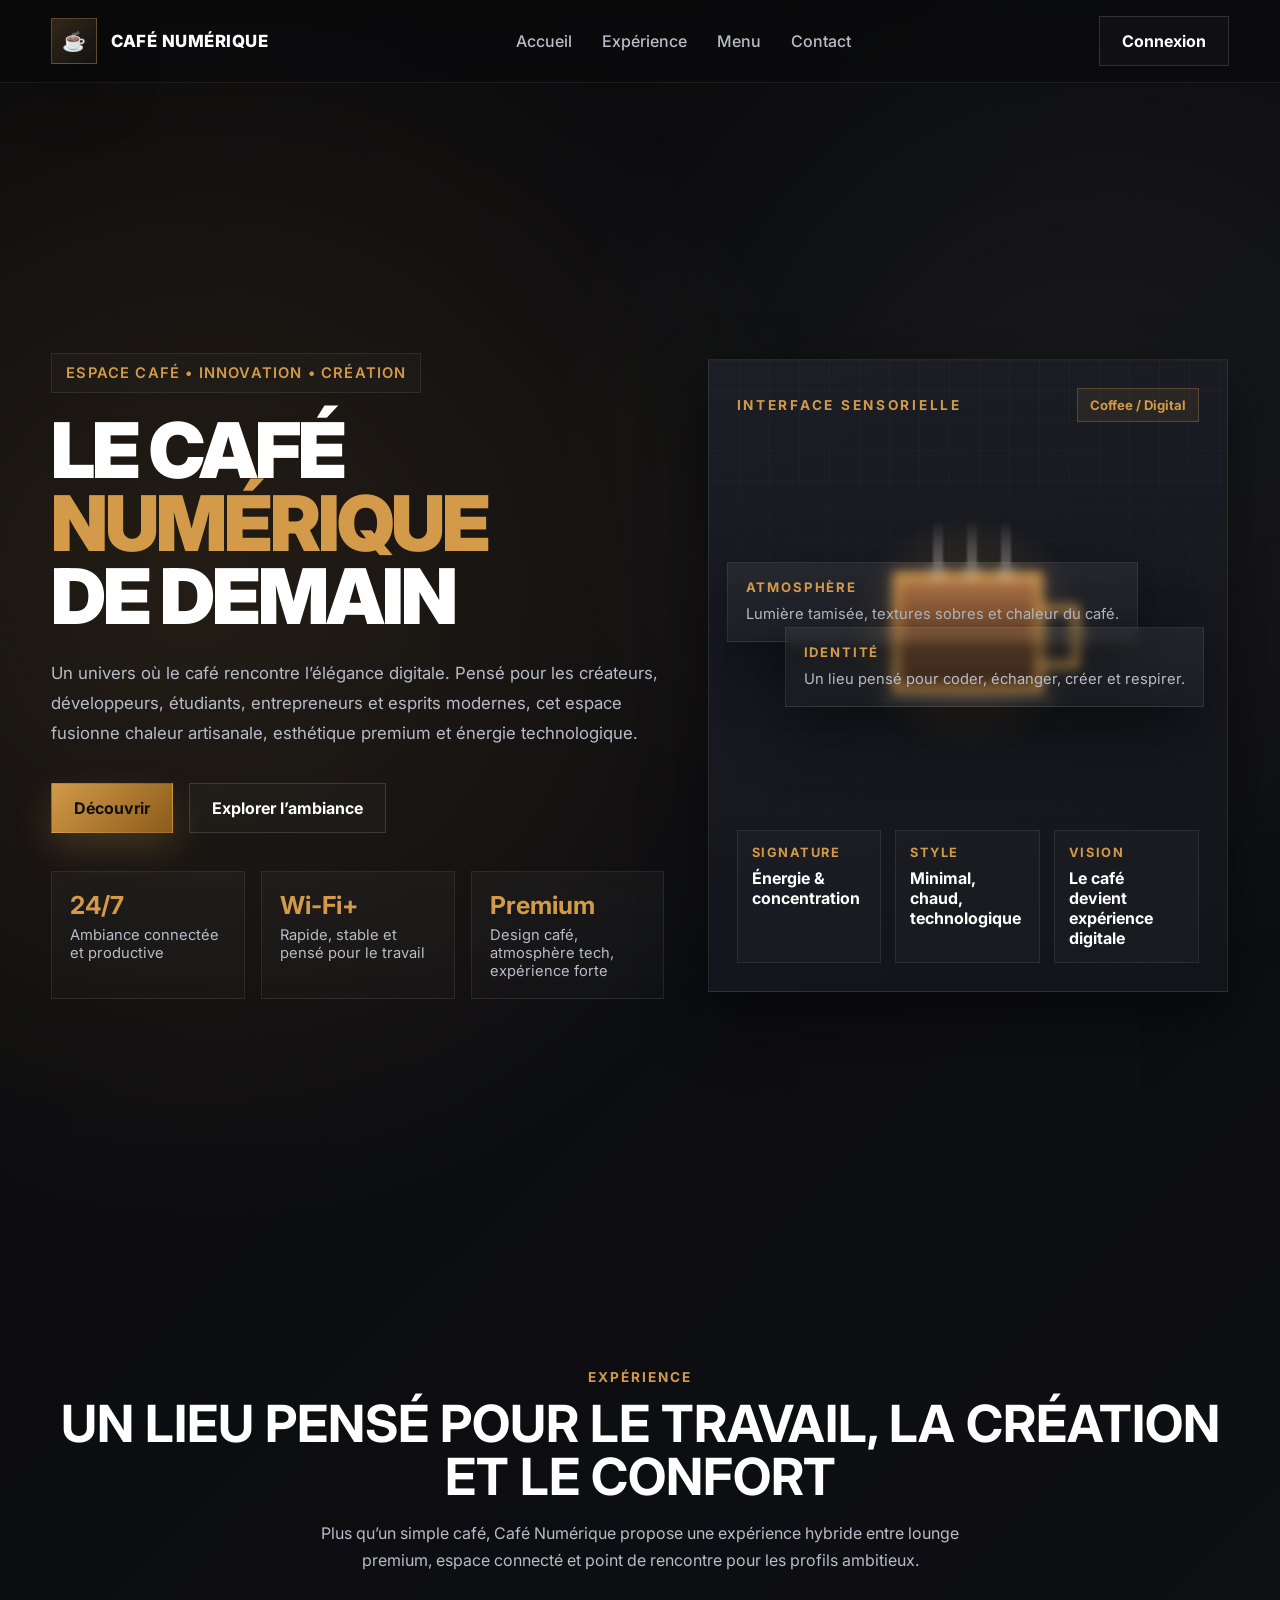
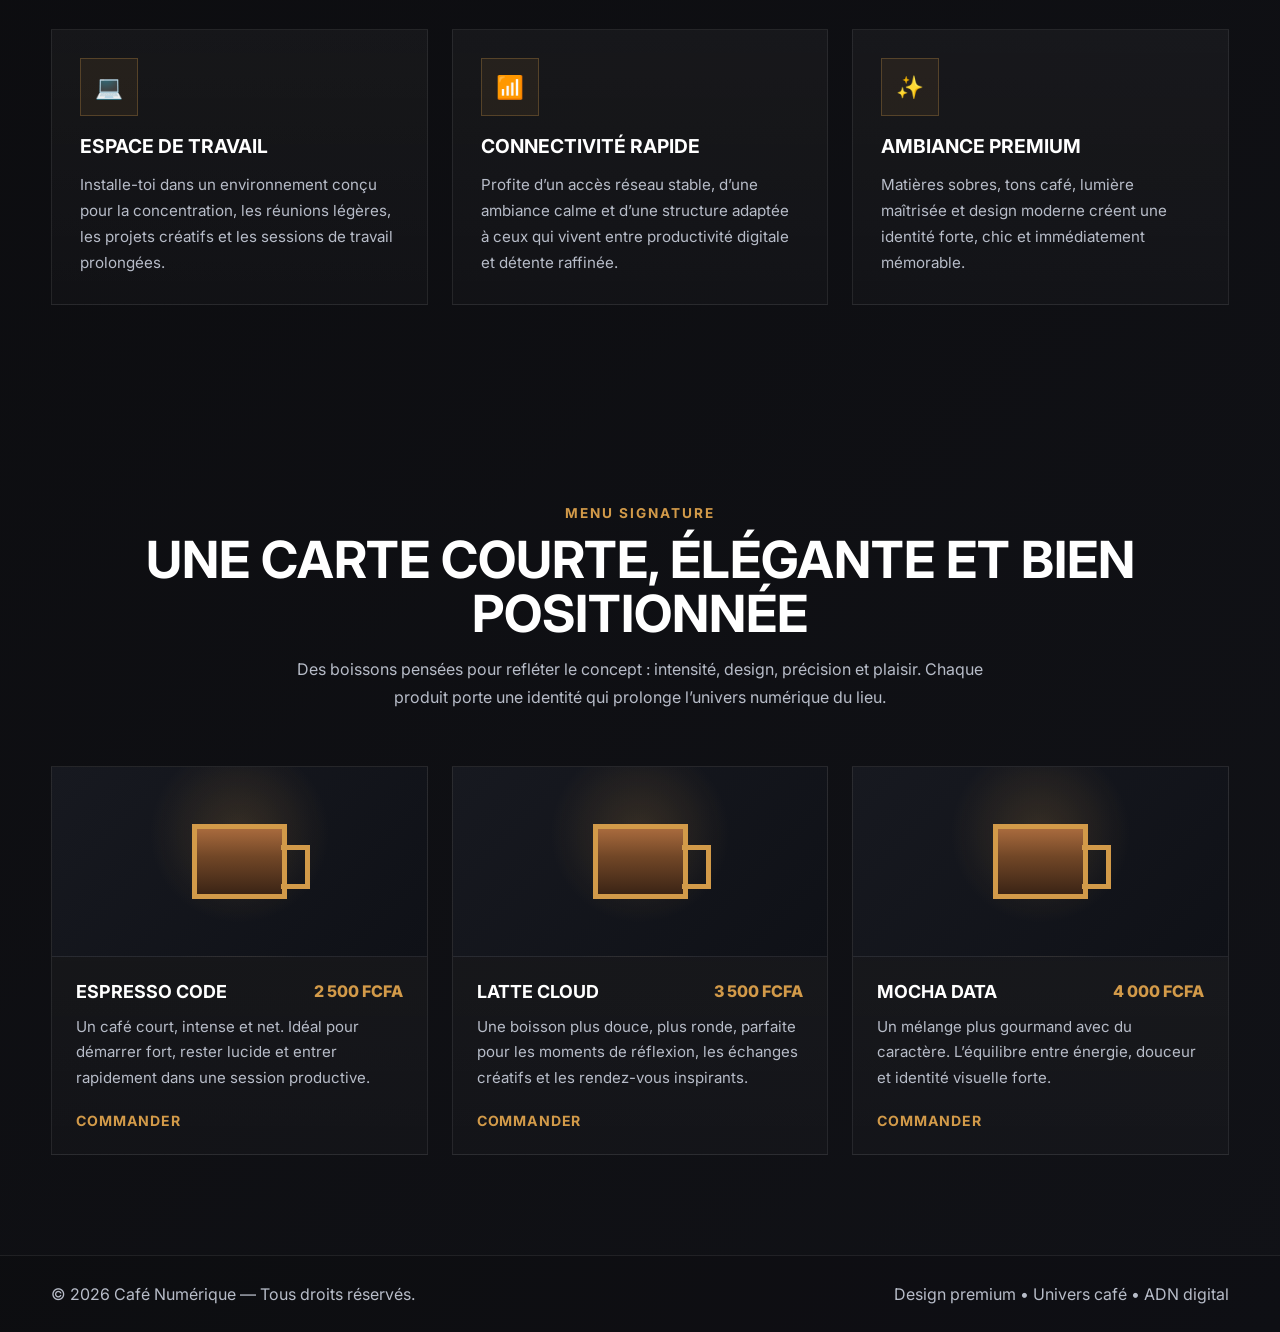
<file: index.html>
<!DOCTYPE html>
<html lang="fr">
<head>
  <meta charset="UTF-8" />
  <meta name="viewport" content="width=device-width, initial-scale=1.0" />
  <title>Café Numérique</title>
  <link rel="preconnect" href="https://fonts.googleapis.com">
  <link rel="preconnect" href="https://fonts.gstatic.com" crossorigin>
  <link href="https://fonts.googleapis.com/css2?family=Inter:wght@300;400;500;600;700;800;900&display=swap" rel="stylesheet">
  <style>
    *{
      margin:0;
      padding:0;
      box-sizing:border-box;
    }

    :root{
      --bg:#0a0a0c;
      --bg2:#111217;
      --panel:#151821;
      --panel2:#1b1f2a;
      --line:rgba(255,255,255,0.08);
      --text:#ffffff;
      --muted:#b7bcc8;
      --gold:#d29a49;
      --gold-dark:#8c5b1b;
      --coffee:#6f4a2d;
      --coffee-light:#b67b4b;
      --shadow:0 25px 60px rgba(0,0,0,0.45);
    }

    html{
      scroll-behavior:smooth;
    }

    body{
      font-family:"Inter",sans-serif;
      color:var(--text);
      background:
        radial-gradient(circle at 15% 20%, rgba(210,154,73,0.12), transparent 25%),
        radial-gradient(circle at 85% 15%, rgba(255,255,255,0.05), transparent 20%),
        linear-gradient(135deg, var(--bg), var(--bg2));
      min-height:100vh;
      overflow-x:hidden;
    }

    a{
      text-decoration:none;
      color:inherit;
    }

    .container{
      width:min(1180px, 92%);
      margin:auto;
    }

    section{
      padding:100px 0;
    }

    header{
      position:sticky;
      top:0;
      z-index:50;
      backdrop-filter:blur(12px);
      background:rgba(10,10,12,0.7);
      border-bottom:1px solid var(--line);
    }

    .navbar{
      min-height:82px;
      display:flex;
      justify-content:space-between;
      align-items:center;
      gap:20px;
    }

    .logo{
      display:flex;
      align-items:center;
      gap:14px;
      font-weight:800;
      letter-spacing:0.5px;
      font-size:1.05rem;
    }

    .logo-mark{
      width:46px;
      height:46px;
      border:1px solid rgba(210,154,73,0.35);
      background:linear-gradient(135deg, rgba(210,154,73,0.2), rgba(255,255,255,0.03));
      display:grid;
      place-items:center;
      box-shadow:var(--shadow);
    }

    .logo-mark span{
      font-size:1.2rem;
      color:var(--gold);
    }

    .nav-links{
      list-style:none;
      display:flex;
      gap:30px;
      color:var(--muted);
      font-weight:500;
    }

    .nav-links a:hover{
      color:var(--gold);
    }

    .btn{
      display:inline-flex;
      align-items:center;
      justify-content:center;
      gap:10px;
      padding:14px 22px;
      border-radius:0;
      font-weight:700;
      transition:0.25s ease;
      border:1px solid transparent;
    }

    .btn-outline{
      border-color:rgba(255,255,255,0.14);
      color:var(--text);
      background:rgba(255,255,255,0.02);
    }

    .btn-outline:hover{
      border-color:var(--gold);
      color:var(--gold);
    }

    .btn-gold{
      background:linear-gradient(135deg, var(--gold), var(--gold-dark));
      color:#111;
      box-shadow:0 15px 35px rgba(210,154,73,0.22);
    }

    .btn-gold:hover{
      transform:translateY(-2px);
      filter:brightness(1.03);
    }

    .hero{
      min-height:calc(100vh - 82px);
      display:flex;
      align-items:center;
      position:relative;
    }

    .hero-grid{
      display:grid;
      grid-template-columns:1.08fr 0.92fr;
      gap:42px;
      align-items:center;
      padding:70px 0;
    }

    .eyebrow{
      display:inline-flex;
      align-items:center;
      gap:10px;
      padding:10px 14px;
      border:1px solid var(--line);
      border-radius:0;
      background:rgba(255,255,255,0.02);
      color:var(--gold);
      margin-bottom:22px;
      font-size:0.92rem;
      font-weight:600;
      text-transform:uppercase;
      letter-spacing:0.08em;
    }

    h1{
      font-size:clamp(3rem, 6vw, 6rem);
      line-height:0.95;
      font-weight:900;
      letter-spacing:-0.04em;
      margin-bottom:24px;
      text-transform:uppercase;
    }

    h1 .gold{
      color:var(--gold);
    }

    .hero-text{
      max-width:640px;
      color:var(--muted);
      font-size:1.05rem;
      line-height:1.8;
      margin-bottom:34px;
    }

    .hero-actions{
      display:flex;
      flex-wrap:wrap;
      gap:16px;
      margin-bottom:38px;
    }

    .hero-metrics{
      display:grid;
      grid-template-columns:repeat(3, 1fr);
      gap:16px;
      max-width:700px;
    }

    .metric{
      padding:18px;
      border:1px solid var(--line);
      background:linear-gradient(180deg, rgba(255,255,255,0.03), rgba(255,255,255,0.015));
      border-radius:0;
    }

    .metric h3{
      font-size:1.55rem;
      color:var(--gold);
      margin-bottom:6px;
    }

    .metric p{
      color:var(--muted);
      font-size:0.92rem;
    }

    .visual{
      position:relative;
      min-height:620px;
      display:flex;
      align-items:center;
      justify-content:center;
    }

    .visual-panel{
      width:100%;
      max-width:520px;
      min-height:560px;
      border:1px solid rgba(255,255,255,0.08);
      background:
        linear-gradient(180deg, rgba(255,255,255,0.045), rgba(255,255,255,0.015)),
        linear-gradient(135deg, #12141b, #0e1016);
      box-shadow:var(--shadow);
      position:relative;
      overflow:hidden;
      padding:28px;
    }

    .visual-panel::before{
      content:"";
      position:absolute;
      inset:0;
      background:
        linear-gradient(rgba(255,255,255,0.03) 1px, transparent 1px),
        linear-gradient(90deg, rgba(255,255,255,0.03) 1px, transparent 1px);
      background-size:30px 30px;
      mask-image:linear-gradient(to bottom, rgba(0,0,0,0.7), transparent);
      pointer-events:none;
    }

    .panel-top{
      display:flex;
      justify-content:space-between;
      align-items:center;
      margin-bottom:30px;
      position:relative;
      z-index:2;
    }

    .panel-label{
      color:var(--gold);
      font-size:0.85rem;
      text-transform:uppercase;
      letter-spacing:0.2em;
      font-weight:700;
    }

    .panel-chip{
      padding:8px 12px;
      border:1px solid rgba(210,154,73,0.28);
      background:rgba(210,154,73,0.08);
      color:var(--gold);
      font-size:0.82rem;
      border-radius:0;
      font-weight:700;
    }

    .coffee-stage{
      position:relative;
      height:360px;
      display:flex;
      align-items:center;
      justify-content:center;
      z-index:2;
    }

    .glow{
      position:absolute;
      width:260px;
      height:260px;
      border-radius:50%;
      background:radial-gradient(circle, rgba(210,154,73,0.28), transparent 65%);
      filter:blur(6px);
    }

    .cup-wrap{
      position:relative;
      width:230px;
      height:230px;
      display:flex;
      align-items:center;
      justify-content:center;
    }

    .cup{
      width:150px;
      height:120px;
      border:6px solid var(--gold);
      border-top-width:8px;
      position:relative;
      background:linear-gradient(to top, #3b2415 0%, #724727 58%, #a86a3d 100%);
    }

    .cup::before{
      content:"";
      position:absolute;
      right:-42px;
      top:26px;
      width:38px;
      height:50px;
      border:6px solid var(--gold);
      border-left:none;
    }

    .cup::after{
      content:"";
      position:absolute;
      left:-16px;
      right:-16px;
      bottom:-16px;
      height:8px;
      background:rgba(255,255,255,0.08);
    }

    .steam{
      position:absolute;
      top:-60px;
      width:10px;
      height:60px;
      background:linear-gradient(to top, rgba(255,255,255,0.38), transparent);
      filter:blur(1px);
      animation:steam 3s infinite ease-in-out;
    }

    .steam.one{ left:34px; animation-delay:0s; }
    .steam.two{ left:68px; animation-delay:0.7s; }
    .steam.three{ left:102px; animation-delay:1.4s; }

    @keyframes steam{
      0%{ transform:translateY(8px); opacity:0; }
      30%{ opacity:.7; }
      100%{ transform:translateY(-28px); opacity:0; }
    }

    .floating-card{
      position:absolute;
      background:linear-gradient(180deg, rgba(255,255,255,0.06), rgba(255,255,255,0.025));
      border:1px solid var(--line);
      box-shadow:var(--shadow);
      padding:16px 18px;
      min-width:170px;
      z-index:3;
      backdrop-filter:blur(6px);
    }

    .floating-card h4{
      color:var(--gold);
      font-size:0.82rem;
      text-transform:uppercase;
      letter-spacing:0.14em;
      margin-bottom:8px;
    }

    .floating-card p{
      color:var(--muted);
      font-size:0.92rem;
      line-height:1.5;
    }

    .card-1{
      top:110px;
      left:-10px;
    }

    .card-2{
      right:-5px;
      bottom:105px;
    }

    .bottom-strip{
      margin-top:18px;
      display:grid;
      grid-template-columns:repeat(3, 1fr);
      gap:14px;
      position:relative;
      z-index:2;
    }

    .strip-box{
      border:1px solid var(--line);
      background:rgba(255,255,255,0.025);
      padding:14px;
    }

    .strip-box span{
      display:block;
      color:var(--gold);
      font-size:0.8rem;
      text-transform:uppercase;
      letter-spacing:0.12em;
      margin-bottom:8px;
      font-weight:700;
    }

    .strip-box strong{
      font-size:1rem;
      color:var(--text);
    }

    .section-title{
      text-align:center;
      margin-bottom:55px;
    }

    .section-title p{
      color:var(--muted);
      max-width:700px;
      margin:16px auto 0;
      line-height:1.7;
    }

    .section-title .mini{
      color:var(--gold);
      text-transform:uppercase;
      letter-spacing:0.15em;
      font-weight:700;
      font-size:0.85rem;
    }

    .section-title h2{
      font-size:clamp(2rem, 4vw, 3.3rem);
      margin-top:12px;
      text-transform:uppercase;
      line-height:1.05;
    }

    .services-grid{
      display:grid;
      grid-template-columns:repeat(3, 1fr);
      gap:24px;
    }

    .service-card{
      background:linear-gradient(180deg, rgba(255,255,255,0.04), rgba(255,255,255,0.015));
      border:1px solid var(--line);
      padding:28px;
      transition:0.25s ease;
      min-height:260px;
    }

    .service-card:hover{
      transform:translateY(-6px);
      border-color:rgba(210,154,73,0.35);
    }

    .service-icon{
      width:58px;
      height:58px;
      display:grid;
      place-items:center;
      border:1px solid rgba(210,154,73,0.28);
      color:var(--gold);
      font-size:1.4rem;
      margin-bottom:18px;
      background:rgba(210,154,73,0.08);
    }

    .service-card h3{
      margin-bottom:14px;
      font-size:1.2rem;
      text-transform:uppercase;
    }

    .service-card p{
      color:var(--muted);
      line-height:1.7;
      font-size:0.95rem;
    }

    .menu-grid{
      display:grid;
      grid-template-columns:repeat(3, 1fr);
      gap:24px;
    }

    .menu-card{
      background:linear-gradient(180deg, rgba(255,255,255,0.045), rgba(255,255,255,0.015));
      border:1px solid var(--line);
      overflow:hidden;
    }

    .menu-top{
      height:190px;
      background:
        radial-gradient(circle at 50% 35%, rgba(210,154,73,0.18), transparent 40%),
        linear-gradient(135deg, #171920, #0f1117);
      display:flex;
      align-items:center;
      justify-content:center;
      border-bottom:1px solid var(--line);
    }

    .mini-cup{
      width:95px;
      height:75px;
      border:5px solid var(--gold);
      position:relative;
      background:linear-gradient(to top, #3b2415 0%, #724727 58%, #a86a3d 100%);
    }

    .mini-cup::before{
      content:"";
      position:absolute;
      right:-28px;
      top:16px;
      width:24px;
      height:34px;
      border:5px solid var(--gold);
      border-left:none;
    }

    .menu-content{
      padding:24px;
    }

    .menu-head{
      display:flex;
      justify-content:space-between;
      align-items:center;
      gap:12px;
      margin-bottom:12px;
    }

    .menu-head h3{
      font-size:1.12rem;
      text-transform:uppercase;
    }

    .price{
      color:var(--gold);
      font-weight:800;
      font-size:1rem;
      white-space:nowrap;
    }

    .menu-content p{
      color:var(--muted);
      line-height:1.7;
      margin-bottom:20px;
      font-size:0.94rem;
    }

    .menu-link{
      color:var(--gold);
      font-weight:700;
      text-transform:uppercase;
      font-size:0.88rem;
      letter-spacing:0.06em;
    }

    footer{
      border-top:1px solid var(--line);
      padding:28px 0;
      color:var(--muted);
      background:rgba(0,0,0,0.15);
    }

    .footer-content{
      display:flex;
      justify-content:space-between;
      align-items:center;
      gap:20px;
      flex-wrap:wrap;
    }

    @media (max-width: 1040px){
      .hero-grid,
      .services-grid,
      .menu-grid{
        grid-template-columns:1fr;
      }

      .visual{
        min-height:auto;
      }

      .visual-panel{
        max-width:100%;
      }
    }

    @media (max-width: 760px){
      .nav-links{
        display:none;
      }

      .hero-metrics,
      .bottom-strip{
        grid-template-columns:1fr;
      }

      .hero-actions{
        flex-direction:column;
        align-items:flex-start;
      }

      h1{
        font-size:2.7rem;
      }

      .floating-card{
        position:static;
        margin-top:16px;
      }

      .coffee-stage{
        height:280px;
      }

      .visual-panel{
        min-height:auto;
      }
    }
  </style>
</head>
<body>
  <header>
    <div class="container navbar">
      <div class="logo">
        <div class="logo-mark"><span>☕</span></div>
        <span>CAFÉ NUMÉRIQUE</span>
      </div>

      <ul class="nav-links">
        <li><a href="#home">Accueil</a></li>
        <li><a href="#experience">Expérience</a></li>
        <li><a href="#menu">Menu</a></li>
        <li><a href="#">Contact</a></li>
      </ul>

      <a href="#" class="btn btn-outline">Connexion</a>
    </div>
  </header>

  <main>
    <section class="hero" id="home">
      <div class="container hero-grid">
        <section>
          <div class="eyebrow">Espace café • innovation • création</div>
          <h1>
            LE CAFÉ
            <br>
            <span class="gold">NUMÉRIQUE</span>
            <br>
            DE DEMAIN
          </h1>

          <p class="hero-text">
            Un univers où le café rencontre l’élégance digitale. Pensé pour les créateurs, développeurs, étudiants, entrepreneurs et esprits modernes, cet espace fusionne chaleur artisanale, esthétique premium et énergie technologique.
          </p>

          <div class="hero-actions">
            <a href="#experience" class="btn btn-gold">Découvrir</a>
            <a href="#menu" class="btn btn-outline">Explorer l’ambiance</a>
          </div>

          <div class="hero-metrics">
            <div class="metric">
              <h3>24/7</h3>
              <p>Ambiance connectée et productive</p>
            </div>
            <div class="metric">
              <h3>Wi-Fi+</h3>
              <p>Rapide, stable et pensé pour le travail</p>
            </div>
            <div class="metric">
              <h3>Premium</h3>
              <p>Design café, atmosphère tech, expérience forte</p>
            </div>
          </div>
        </section>

        <section class="visual">
          <div class="visual-panel">
            <div class="panel-top">
              <div class="panel-label">Interface sensorielle</div>
              <div class="panel-chip">Coffee / Digital</div>
            </div>

            <div class="coffee-stage">
              <div class="glow"></div>

              <div class="floating-card card-1">
                <h4>Atmosphère</h4>
                <p>Lumière tamisée, textures sobres et chaleur du café.</p>
              </div>

              <div class="cup-wrap">
                <div class="cup">
                  <div class="steam one"></div>
                  <div class="steam two"></div>
                  <div class="steam three"></div>
                </div>
              </div>

              <div class="floating-card card-2">
                <h4>Identité</h4>
                <p>Un lieu pensé pour coder, échanger, créer et respirer.</p>
              </div>
            </div>

            <div class="bottom-strip">
              <div class="strip-box">
                <span>Signature</span>
                <strong>Énergie & concentration</strong>
              </div>
              <div class="strip-box">
                <span>Style</span>
                <strong>Minimal, chaud, technologique</strong>
              </div>
              <div class="strip-box">
                <span>Vision</span>
                <strong>Le café devient expérience digitale</strong>
              </div>
            </div>
          </div>
        </section>
      </div>
    </section>

    <section id="experience">
      <div class="container">
        <div class="section-title">
          <div class="mini">Expérience</div>
          <h2>UN LIEU PENSÉ POUR LE TRAVAIL, LA CRÉATION ET LE CONFORT</h2>
          <p>
            Plus qu’un simple café, Café Numérique propose une expérience hybride entre lounge premium, espace connecté et point de rencontre pour les profils ambitieux.
          </p>
        </div>

        <div class="services-grid">
          <article class="service-card">
            <div class="service-icon">💻</div>
            <h3>Espace de travail</h3>
            <p>
              Installe-toi dans un environnement conçu pour la concentration, les réunions légères, les projets créatifs et les sessions de travail prolongées.
            </p>
          </article>

          <article class="service-card">
            <div class="service-icon">📶</div>
            <h3>Connectivité rapide</h3>
            <p>
              Profite d’un accès réseau stable, d’une ambiance calme et d’une structure adaptée à ceux qui vivent entre productivité digitale et détente raffinée.
            </p>
          </article>

          <article class="service-card">
            <div class="service-icon">✨</div>
            <h3>Ambiance premium</h3>
            <p>
              Matières sobres, tons café, lumière maîtrisée et design moderne créent une identité forte, chic et immédiatement mémorable.
            </p>
          </article>
        </div>
      </div>
    </section>

    <section id="menu">
      <div class="container">
        <div class="section-title">
          <div class="mini">Menu signature</div>
          <h2>UNE CARTE COURTE, ÉLÉGANTE ET BIEN POSITIONNÉE</h2>
          <p>
            Des boissons pensées pour refléter le concept : intensité, design, précision et plaisir. Chaque produit porte une identité qui prolonge l’univers numérique du lieu.
          </p>
        </div>

        <div class="menu-grid">
          <article class="menu-card">
            <div class="menu-top">
              <div class="mini-cup"></div>
            </div>
            <div class="menu-content">
              <div class="menu-head">
                <h3>Espresso Code</h3>
                <div class="price">2 500 FCFA</div>
              </div>
              <p>
                Un café court, intense et net. Idéal pour démarrer fort, rester lucide et entrer rapidement dans une session productive.
              </p>
              <a href="#" class="menu-link">Commander</a>
            </div>
          </article>

          <article class="menu-card">
            <div class="menu-top">
              <div class="mini-cup"></div>
            </div>
            <div class="menu-content">
              <div class="menu-head">
                <h3>Latte Cloud</h3>
                <div class="price">3 500 FCFA</div>
              </div>
              <p>
                Une boisson plus douce, plus ronde, parfaite pour les moments de réflexion, les échanges créatifs et les rendez-vous inspirants.
              </p>
              <a href="#" class="menu-link">Commander</a>
            </div>
          </article>

          <article class="menu-card">
            <div class="menu-top">
              <div class="mini-cup"></div>
            </div>
            <div class="menu-content">
              <div class="menu-head">
                <h3>Mocha Data</h3>
                <div class="price">4 000 FCFA</div>
              </div>
              <p>
                Un mélange plus gourmand avec du caractère. L’équilibre entre énergie, douceur et identité visuelle forte.
              </p>
              <a href="#" class="menu-link">Commander</a>
            </div>
          </article>
        </div>
      </div>
    </section>
  </main>

  <footer>
    <div class="container footer-content">
      <p>© 2026 Café Numérique — Tous droits réservés.</p>
      <p>Design premium • Univers café • ADN digital</p>
    </div>
  </footer>
</body>
</html>
</file>
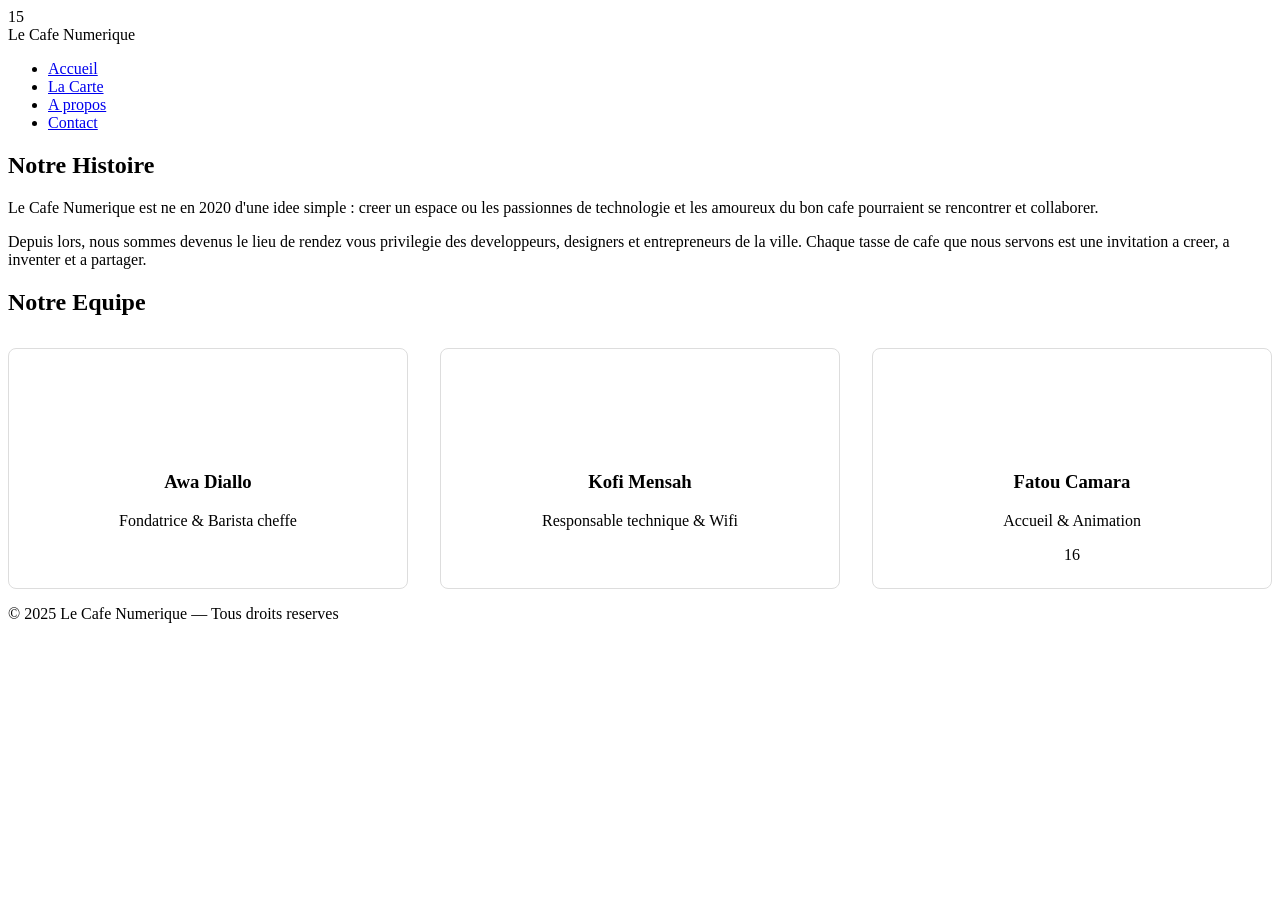
<file: apropos.html>
<!DOCTYPE html>
 <html lang="fr">
 <head>
  <meta charset="UTF-8">
  <meta name="viewport" content="width=device-width, 
 initial-scale=1.0">
  <title>A propos — Le Cafe Numerique</title>
  <link rel="stylesheet" href="style.css">
  <style>
  .equipe {
  display: flex;
 gap: 2rem;
  flex-wrap: wrap;
  margin-top: 2rem;
  }
  .membre {
  background: white;
  border-radius: 8px;
  padding: 1.5rem;
  flex: 1;
 min-width: 200px;
  text-align: center;
  border: 1px solid #DDD;
  }
  .avatar {
  width: 80px;
  height: 80px;
  border-radius: 50%;
 background-color: var(--couleur-principale);
  color: white;
  font-size: 2rem;
  display: flex;
  align-items: center;
  justify-content: center;
  margin: 0 auto 1rem;
 }
  </style>
 </head>
 <body>
 15
  <nav>
  <span class="logo">Le Cafe Numerique</span>
  <ul>
  <li><a href="index.html">Accueil</a></li>
  <li><a href="menu.html">La Carte</a></li>
  <li><a href="apropos.html">A propos</a></li>
  <li><a href="contact.html">Contact</a></li>
  </ul>
  </nav>
 
 
  <section>
  <h2>Notre Histoire</h2>
  <p>
  Le Cafe Numerique est ne en 2020 d'une idee simple : 
 creer
  un espace ou les passionnes de technologie et les 
 amoureux
  du bon cafe pourraient se rencontrer et collaborer.
 </p>
  <p>
  Depuis lors, nous sommes devenus le lieu de rendez 
 vous
  privilegie des developpeurs, designers et 
 entrepreneurs
  de la ville.
 Chaque tasse de cafe que nous servons 
 est
  une invitation a creer, a inventer et a partager.
 </p>
  </section>
 
 
  <section>
  <h2>Notre Equipe</h2>
  <div class="equipe">
  <div class="membre">
  <div class="avatar">A</div>
  <h3>Awa Diallo</h3>
  <p>Fondatrice & Barista cheffe</p>
  </div>
  <div class="membre">
  <div class="avatar">K</div>
  <h3>Kofi Mensah</h3>
  <p>Responsable technique & Wifi</p>
  </div>
  <div class="membre">
  <div class="avatar">F</div>
  <h3>Fatou Camara</h3>
  <p>Accueil & Animation</p>
 16
  </div>
  </div>
  </section>
 
 
  <footer>
  <p>&copy;
 2025 Le Cafe Numerique — Tous droits 
 reserves</p>
  </footer>
 </body>
 </html>
</file>
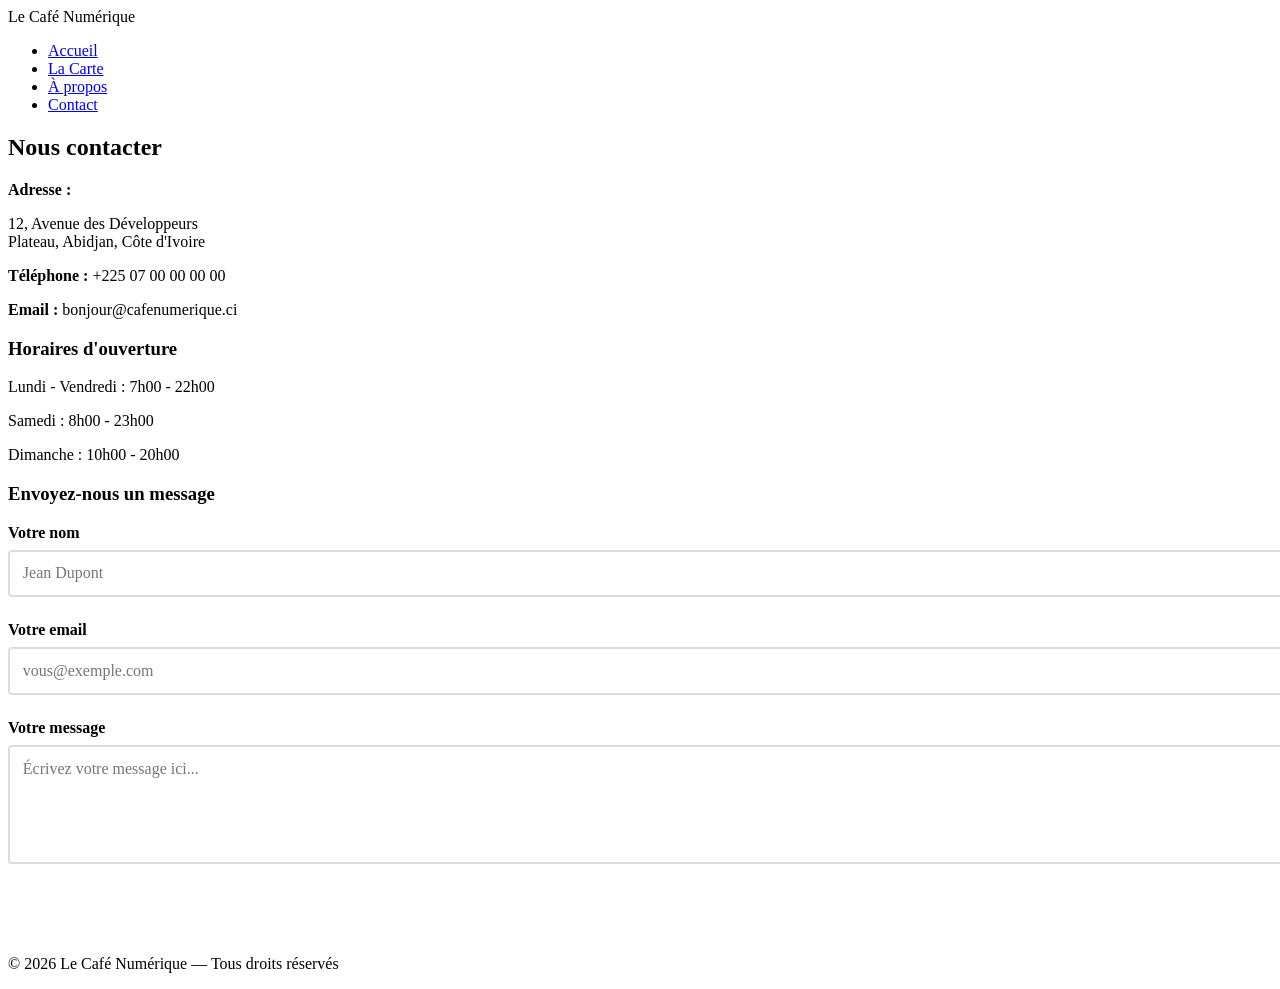
<file: contact.html>
<!DOCTYPE html> 
<html lang="fr"> 
<head> 
  <meta charset="UTF-8"> 
  <meta name="viewport" content="width=device-width, initial-scale=1.0"> 
  <title>Contact — Le Café Numérique</title> 
  <link rel="stylesheet" href="style.css"> 
</head> 
<body> 
  
  <nav> 
    <span class="logo">Le Café Numérique</span> 
    <ul> 
      <li><a href="index.html">Accueil</a></li> 
      <li><a href="menu.html">La Carte</a></li> 
      <li><a href="apropos.html">À propos</a></li> 
      <li><a href="contact.html">Contact</a></li> 
    </ul> 
  </nav> 
  
  <section> 
    <h2>Nous contacter</h2> 
    <div class="infos-contact"> 
  
      <div class="bloc-info"> 
        <p><strong>Adresse :</strong></p> 
        <p>12, Avenue des Développeurs<br> 
           Plateau, Abidjan, Côte d'Ivoire</p> 
        <p><strong>Téléphone :</strong> +225 07 00 00 00 00</p> 
        <p><strong>Email :</strong> bonjour@cafenumerique.ci</p> 
        
        <div class="horaires"> 
          <h3>Horaires d'ouverture</h3> 
          <p>Lundi - Vendredi : 7h00 - 22h00</p> 
          <p>Samedi : 8h00 - 23h00</p> 
          <p>Dimanche : 10h00 - 20h00</p>
        </div> 
      </div> 
  
      <div class="formulaire"> 
        <h3>Envoyez-nous un message</h3> 
        <form action="#" method="post"> 
          <label for="nom">Votre nom</label> 
          <input type="text" id="nom" name="nom" placeholder="Jean Dupont" required> 
  
          <label for="email">Votre email</label> 
          <input type="email" id="email" name="email" placeholder="vous@exemple.com" required> 
  
          <label for="message">Votre message</label> 
          <textarea id="message" name="message" rows="5" placeholder="Écrivez votre message ici..." required></textarea> 
  
          <button type="submit" class="btn">Envoyer</button> 
        </form> 
      </div> 
  
    </div> 
  </section> 
  
  <footer> 
    <p>&copy; 2026 Le Café Numérique — Tous droits réservés</p> 
  </footer> 
</body> 
</html>
</file>
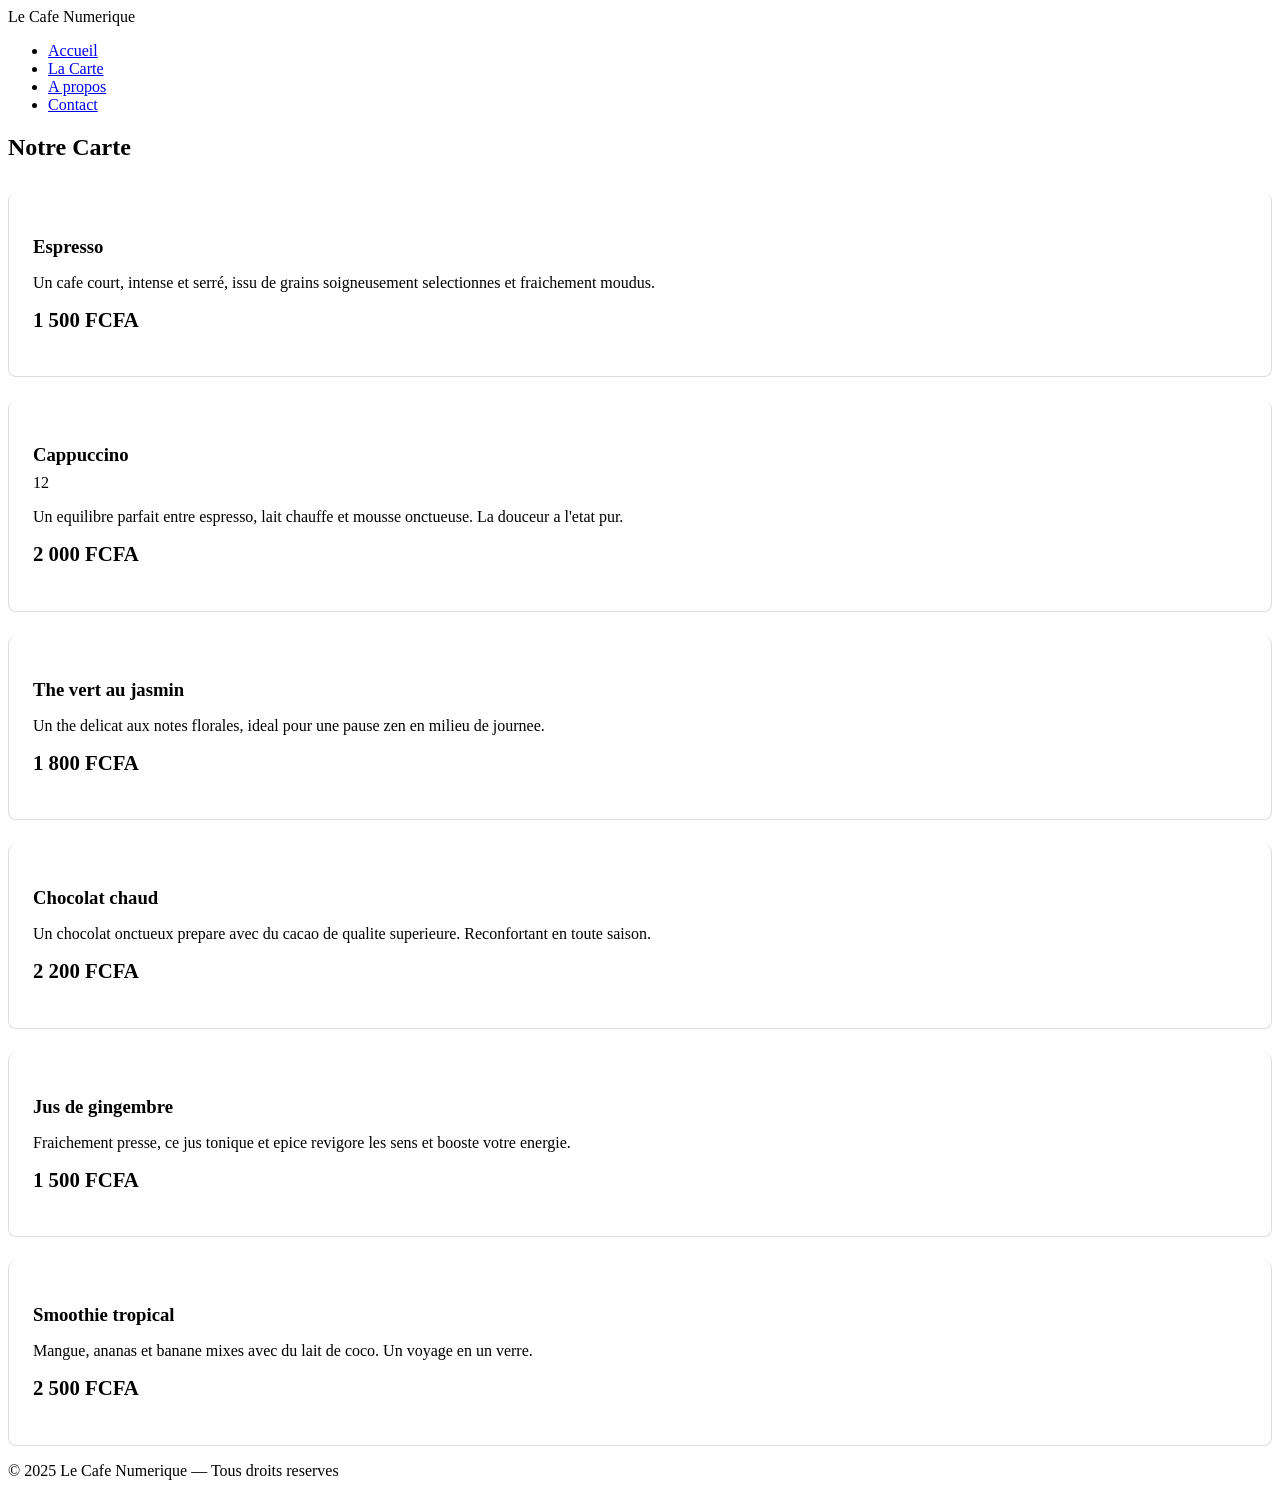
<file: menu.html>
<!DOCTYPE html>
<html lang="fr">
<head>
 <meta charset="UTF-8">
 <meta name="viewport" content="width=device-width,
 initial-scale=1.0">
 <title>La Carte Le Cafe Numerique</title>
 <link rel="stylesheet" href="style.css">
 <style>
 .grille-menu {
 display: grid;
 grid-template-columns: repeat (auto-fit,
 minmax (260px, 1fr));
 gap: 1.5rem;
 margin-top: 2rem;
 }
 
  .carte-boisson {
  background: white;
 border: 1px solid #DDD;
  border-radius: 8px;
  padding: 1.5rem;
  border-top: 4px solid var(--couleur-secondaire);
  }
  .carte-boisson h3 {
  color: var(--couleur-principale);
 margin-bottom: 0.5rem;
  }
  .prix {
  font-size: 1.3rem;
  font-weight: bold;
  color: var(--couleur-secondaire);
  margin-top: 0.8rem;
 }
  </style>
 </head>
 <body>
 
 
  <nav>
  <span class="logo">Le Cafe Numerique</span>
  <ul>
  <li><a href="index.html">Accueil</a></li>
  <li><a href="menu.html">La Carte</a></li>
  <li><a href="apropos.html">A propos</a></li>
  <li><a href="contact.html">Contact</a></li>
  </ul>
  </nav>
 
 
  <section>
  <h2>Notre Carte</h2>
  <div class="grille-menu">
 
 
  <div class="carte-boisson">
  <h3>Espresso</h3>
  <p>Un cafe court, intense et serré, issu de grains
  soigneusement selectionnes et fraichement 
 moudus.</p>
  <p class="prix">1 500 FCFA</p>
  </div>
 
 
  <div class="carte-boisson">
  <h3>Cappuccino</h3>
 12
 
  <p>Un equilibre parfait entre espresso, lait 
 chauffe
  et mousse onctueuse.
 La douceur a l'etat pur.</p>
  <p class="prix">2 000 FCFA</p>
  </div>
 
 
  <div class="carte-boisson">
  <h3>The vert au jasmin</h3>
  <p>Un the delicat aux notes florales, ideal pour
  une pause zen en milieu de journee.</p>
  <p class="prix">1 800 FCFA</p>
  </div>
 
 
  <div class="carte-boisson">
  <h3>Chocolat chaud</h3>
  <p>Un chocolat onctueux prepare avec du cacao de
  qualite superieure.
 Reconfortant en toute 
 saison.</p>
  <p class="prix">2 200 FCFA</p>
  </div>
 
 
  <div class="carte-boisson">
  <h3>Jus de gingembre</h3>
  <p>Fraichement presse, ce jus tonique et epice
  revigore les sens et booste votre energie.</p>
  <p class="prix">1 500 FCFA</p>
  </div>
 
 
  <div class="carte-boisson">
  <h3>Smoothie tropical</h3>
  <p>Mangue, ananas et banane mixes avec du lait
  de coco.
 Un voyage en un verre.</p>
  <p class="prix">2 500 FCFA</p>
  </div>
 
 
  </div>
  </section>
 
 
  <footer>
  <p>&copy;
 2025 Le Cafe Numerique — Tous droits 
 reserves</p>
  </footer>
 </body>
 </html>
</file>
<file: style.css>
/* ── FORMULAIRE ── */
label { 
  display: block; 
  margin-bottom: 0.5rem; 
  font-weight: bold; 
  color: var(--couleur-principale); 
} 

input, textarea { 
  width: 100%; 
  padding: 0.8rem; 
  border: 2px solid #DDD; 
  border-radius: 4px; 
  margin-bottom: 1.5rem; 
  font-size: 1rem; 
  font-family: var(--police); 
  transition: border-color 0.3s;
} 

textarea {
  resize: vertical; /* L'utilisateur ne peut l'agrandir que vers le bas */
}

input:focus, textarea:focus { 
  outline: none; 
  border-color: var(--couleur-secondaire); 
}

/* Style du bouton de soumission */
button[type='submit'] { 
  background-color: var(--couleur-principale); 
  color: white; 
  border: 2px solid var(--couleur-principale); 
  padding: 0.9rem 2rem; 
  border-radius: 4px; 
  font-size: 1rem; 
  font-weight: bold;
  cursor: pointer; 
  transition: all 0.3s; 
  width: 100%; /* Le bouton prend toute la largeur sur mobile */
} 

button[type='submit']:hover { 
  background-color: transparent; 
  color: var(--couleur-principale); 
}
</file>
